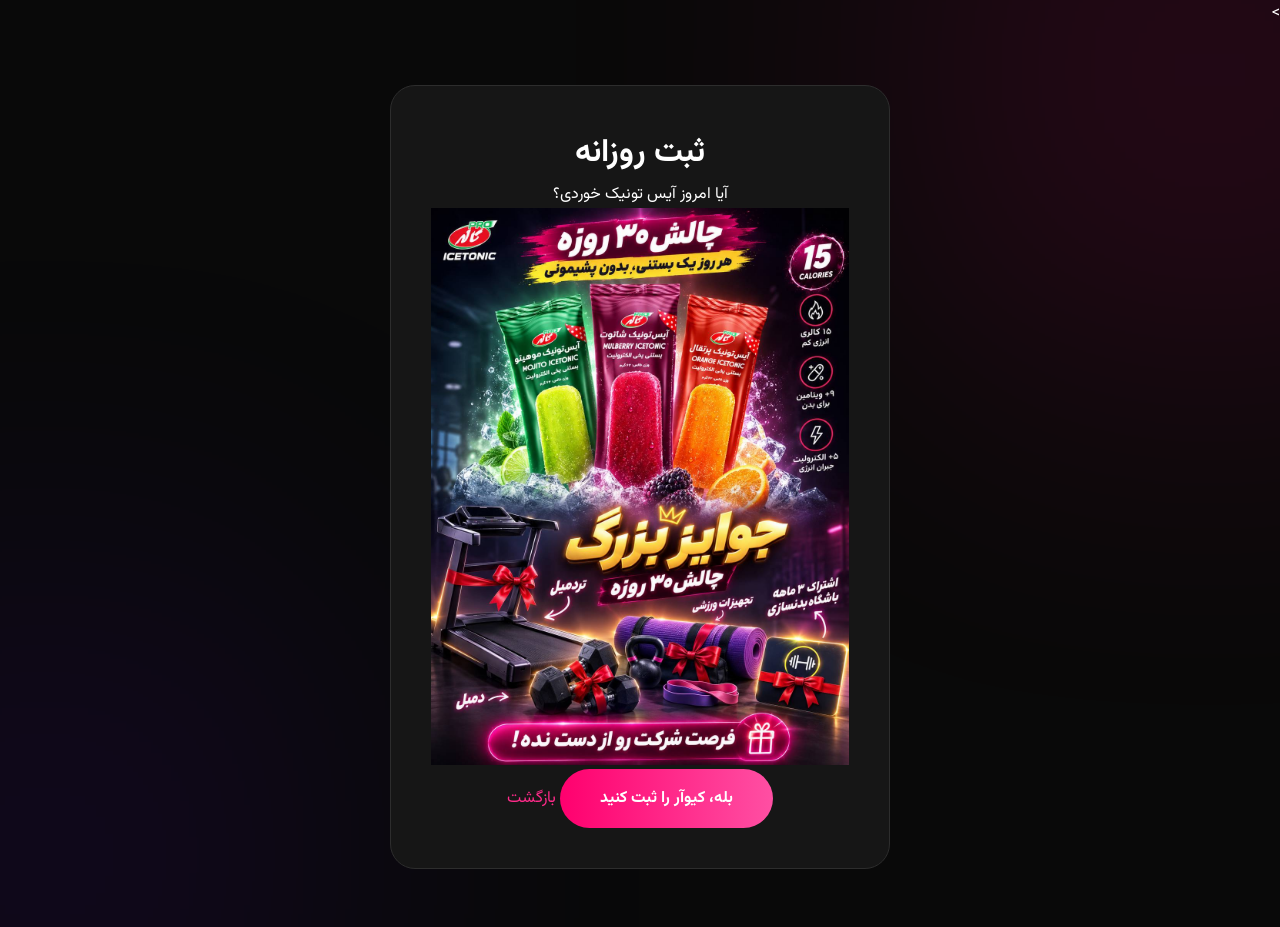
<file: IceTonic/checkin.html>
<!DOCTYPE html>
<html lang="fa" dir="rtl">

<head<link rel="preconnect" href="https://fonts.googleapis.com">

<link href="https://fonts.googleapis.com/css2?family=Vazirmatn:wght@300;400;500;700;900&display=swap" rel="stylesheet">>

<meta charset="UTF-8">

<meta name="viewport" content="width=device-width, initial-scale=1.0">

<title>ثبت روزانه</title>

<link rel="stylesheet" href="css/style.css">

</head>

<body>

<div class="checkin-page">

<div class="check-card">

<h1>ثبت روزانه</h1>

<p>آیا امروز آیس تونیک خوردی؟</p>

<img src="images/iceyy.png" class="mini-ice">

<a href="success.html" class="btn-main">
 بله، کیوآر را ثبت کنید
</a>

<a href="dashboard.html" class="back">
بازگشت
</a>

</div>

</div>

</body>

</html>
</file>
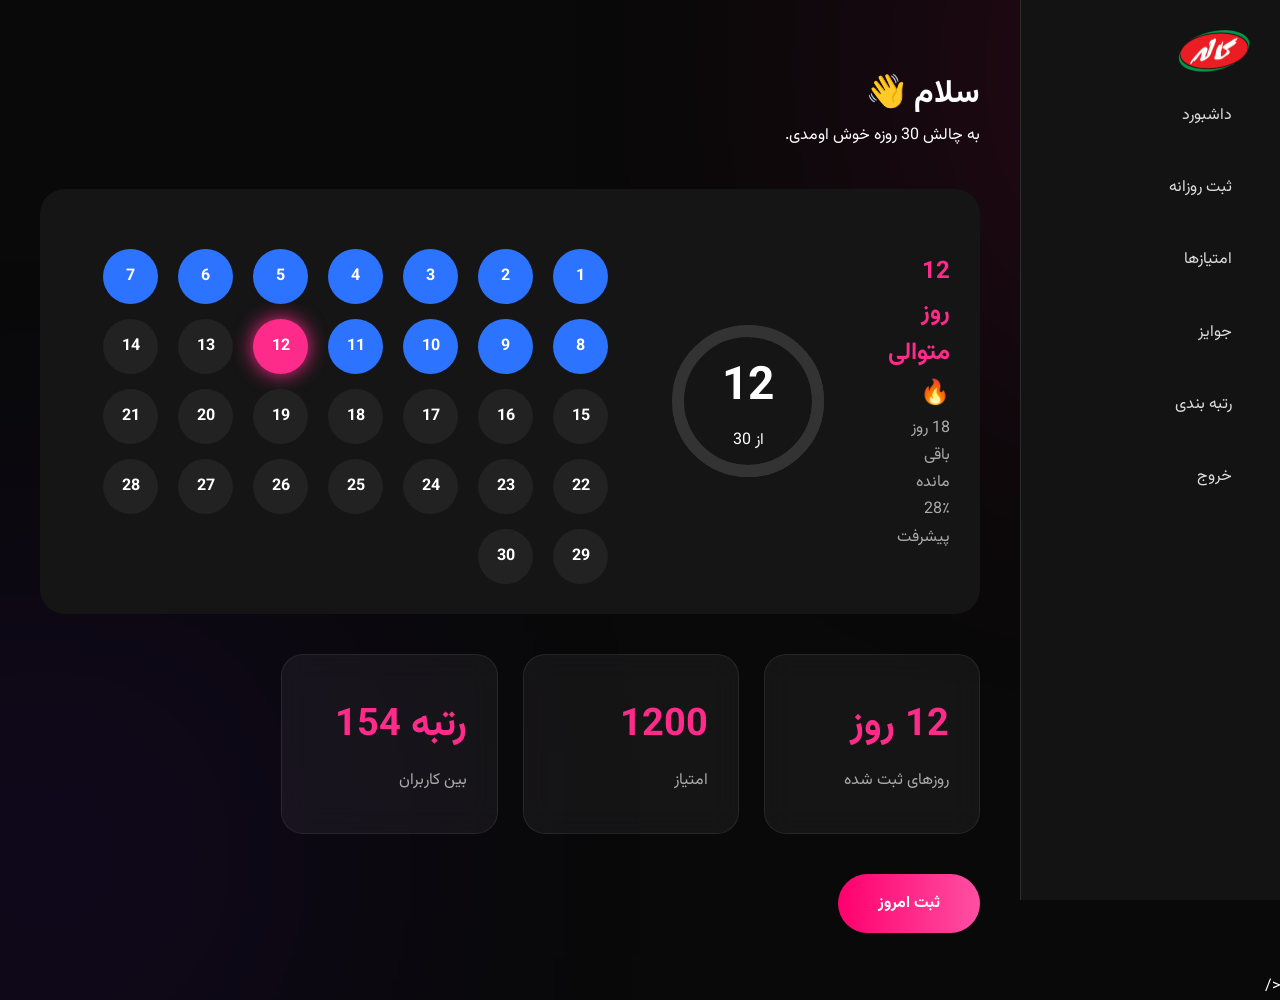
<file: IceTonic/dashboard.html>
<!DOCTYPE html>
<html lang="fa" dir="rtl">

<head<link rel="preconnect" href="https://fonts.googleapis.com">

<link href="https://fonts.googleapis.com/css2?family=Vazirmatn:wght@300;400;500;700;900&display=swap" rel="stylesheet">>

<meta charset="UTF-8">

<meta name="viewport" content="width=device-width, initial-scale=1.0">

<title>داشبورد</title>

<link rel="stylesheet" href="css/style.css">

</head>

<body>

<div class="dashboard">

<div class="sidebar">

<h2><img src="images/logo.png" style="height:42px;"></h2>

<a href="dashboard.html"> داشبورد</a>

<a href="checkin.html"> ثبت روزانه</a>

<a href="points.html"> امتیازها</a>

<a href="prizes.html"> جوایز</a>

<a href="leaderboard.html"> رتبه بندی</a>

<a href="index.html"> خروج</a>

</div>

<div class="content">

<h1>سلام 👋</h1>

<p>به چالش 30 روزه خوش اومدی.</p>
<div class="progress-card">

    <div class="progress-text">

        <h2>12 روز متوالی 🔥</h2>

        <p>18 روز باقی مانده</p>

        <p>28٪ پیشرفت</p>

    </div>

    <div class="circle">

        <svg width="180" height="180">

            <circle cx="90" cy="90" r="70"></circle>

            <circle class="progress" cx="90" cy="90" r="70"></circle>

        </svg>

        <div class="number-circle">

            <h2>12</h2>

            <span>از 30</span>

        </div>

    </div>

    <div class="calendar">

        <div class="day done">1</div>
        <div class="day done">2</div>
        <div class="day done">3</div>
        <div class="day done">4</div>
        <div class="day done">5</div>
        <div class="day done">6</div>
        <div class="day done">7</div>

        <div class="day done">8</div>
        <div class="day done">9</div>
        <div class="day done">10</div>
        <div class="day done">11</div>
        <div class="day today">12</div>
        <div class="day">13</div>
        <div class="day">14</div>

        <div class="day">15</div>
        <div class="day">16</div>
        <div class="day">17</div>
        <div class="day">18</div>
        <div class="day">19</div>
        <div class="day">20</div>
        <div class="day">21</div>

        <div class="day">22</div>
        <div class="day">23</div>
        <div class="day">24</div>
        <div class="day">25</div>
        <div class="day">26</div>
        <div class="day">27</div>
        <div class="day">28</div>

        <div class="day">29</div>
        <div class="day">30</div>

    </div>

    <div class="calendar-title">

    

    </div>

</div>
<div class="cards">

<div class="card">

<h2>12 روز</h2>

<p>روزهای ثبت شده</p>

</div>

<div class="card">

<h2>1200</h2>

<p>امتیاز</p>

</div>

<div class="card">

<h2>رتبه 154</h2>

<p>بین کاربران</p>

</div>

</div>

<a href="checkin.html" class="btn-main">
ثبت امروز
</a>

</div>

</div>

</body>

</
</file>
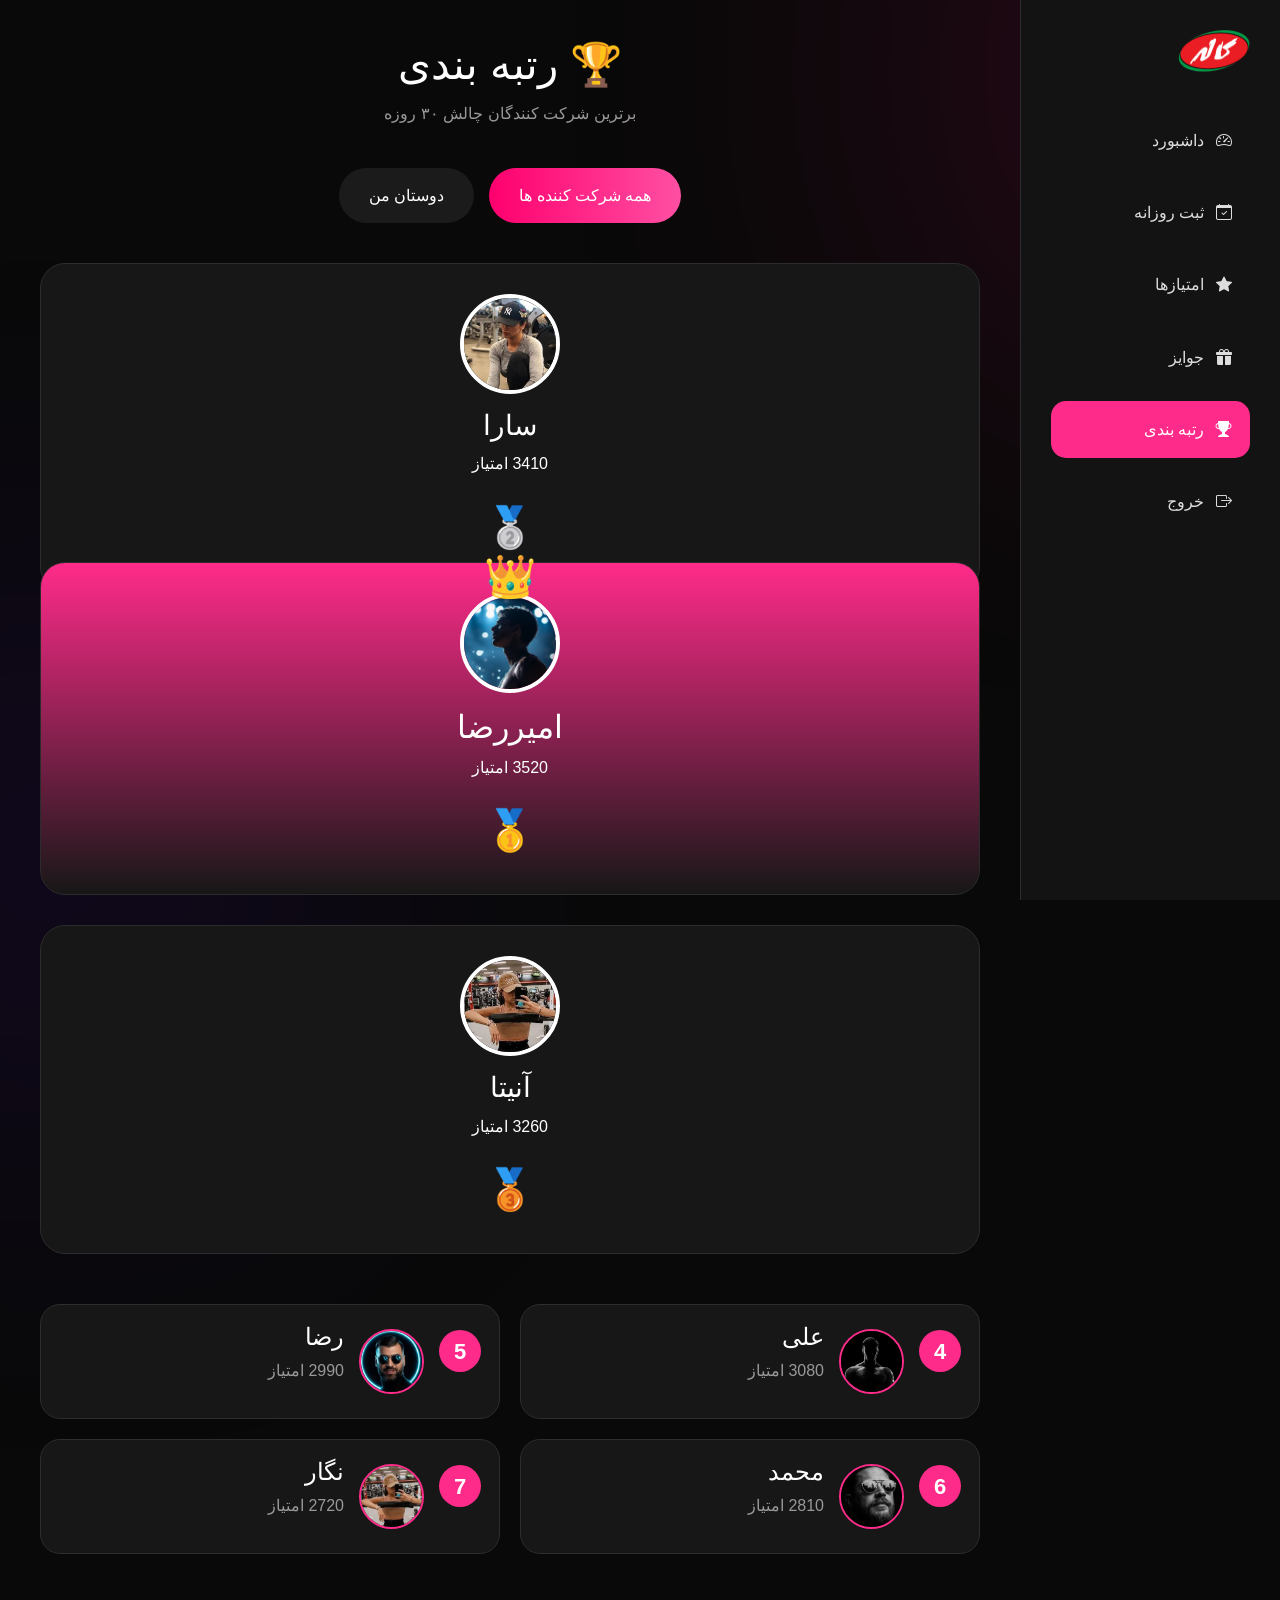
<file: IceTonic/leaderboard.html>
<!DOCTYPE html>
<html lang="fa" dir="rtl">

<head>

<meta charset="UTF-8">
<meta name="viewport" content="width=device-width, initial-scale=1.0">

<title>رتبه بندی</title>

<link href="https://cdn.jsdelivr.net/npm/bootstrap@5.3.3/dist/css/bootstrap.min.css" rel="stylesheet">

<link rel="stylesheet" href="https://cdn.jsdelivr.net/npm/bootstrap-icons@1.11.3/font/bootstrap-icons.min.css">

<link rel="stylesheet" href="css/style.css">

</head>

<body>

<div class="dashboard">

    <aside class="sidebar">

        <h2 class="logo"><img src="images/logo.png" style="height:42px;"></h2>

        <a href="dashboard.html"><i class="bi bi-speedometer2"></i> داشبورد</a>

        <a href="checkin.html"><i class="bi bi-calendar-check"></i> ثبت روزانه</a>

        <a href="points.html"><i class="bi bi-star-fill"></i> امتیازها</a>

        <a href="prizes.html"><i class="bi bi-gift-fill"></i> جوایز</a>

        <a class="active" href="leaderboard.html"><i class="bi bi-trophy-fill"></i> رتبه بندی</a>

        <a href="index.html"><i class="bi bi-box-arrow-right"></i> خروج</a>

    </aside>

    <main class="content">

        <div class="leader-header">

            <h1>🏆 رتبه بندی</h1>

            <p>برترین شرکت کنندگان چالش ۳۰ روزه</p>

        </div>

        <div class="leader-filter">

            <button class="active">همه شرکت کننده ها</button>

            <button>دوستان من</button>

        </div>

        <div class="leader
        <div class="top-three">

    <div class="top-card second">

        <img src="images/7.png">

        <h3>سارا</h3>

        <span>3410 امتیاز</span>

        <div class="medal">🥈</div>

    </div>

    <div class="top-card first">

        <img src="images/5.png">

        <div class="crown">👑</div>

        <h2>امیررضا</h2>

        <span>3520 امتیاز</span>

        <div class="medal">🥇</div>

    </div>

    <div class="top-card third">

        <img src="images/6.png">

        <h3>آنیتا</h3>

        <span>3260 امتیاز</span>

        <div class="medal">🥉</div>

    </div>

</div>

<div class="players">

    <div class="player">

        <span class="number">4</span>

        <img src="images/4.png">

        <div class="player-info">

            <h4>علی</h4>

            <p>3080 امتیاز</p>

        </div>

    </div>

    <div class="player">

        <span class="number">5</span>

        <img src="images/2.png">

        <div class="player-info">

            <h4>رضا</h4>

            <p>2990 امتیاز</p>

        </div>

    </div>

    <div class="player">

        <span class="number">6</span>

        <img src="images/3.png">

        <div class="player-info">

            <h4>محمد</h4>

            <p>2810 امتیاز</p>

        </div>

    </div>

    <div class="player">

        <span class="number">7</span>

        <img src="images/6.png">

        <div class="player-info">

            <h4>نگار</h4>

            <p>2720 امتیاز</p>

        </div>

    </div>

</div>
</file>
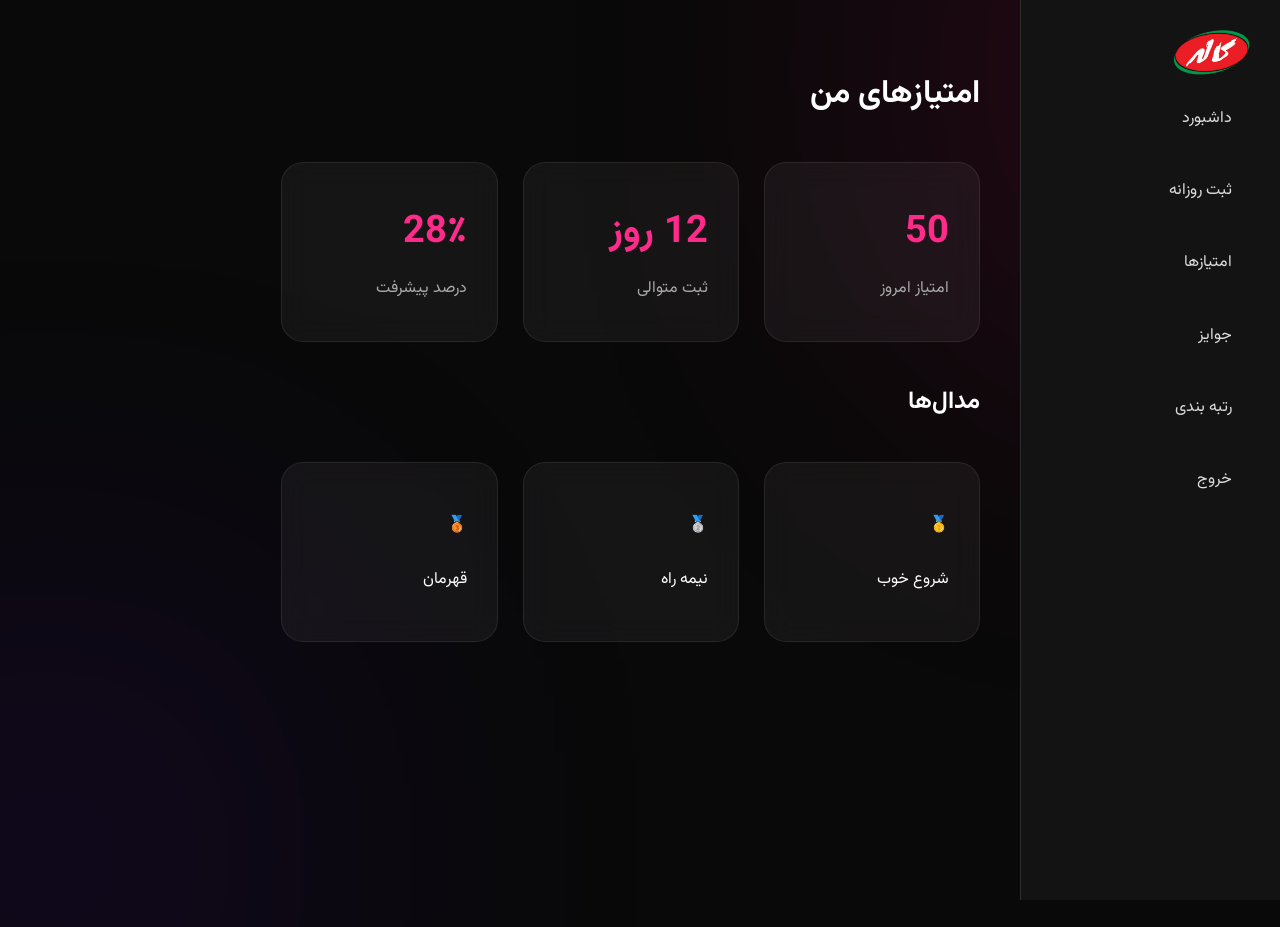
<file: IceTonic/points.html>
<!DOCTYPE html>
<html lang="fa" dir="rtl">

<head<link rel="preconnect" href="https://fonts.googleapis.com">

<link href="https://fonts.googleapis.com/css2?family=Vazirmatn:wght@300;400;500;700;900&display=swap" rel="stylesheet">>

<meta charset="UTF-8">

<meta name="viewport" content="width=device-width, initial-scale=1.0">

<title>امتیازها</title>

<link rel="stylesheet" href="css/style.css">

</head>

<body>

<div class="dashboard">

<div class="sidebar">

<h2><img src="images/logo.png" height="45"></h2>

<a href="dashboard.html"> داشبورد</a>

<a href="checkin.html"> ثبت روزانه</a>

<a href="points.html"> امتیازها</a>

<a href="prizes.html"> جوایز</a>

<a href="leaderboard.html"> رتبه بندی</a>

<a href="index.html"> خروج</a>

</div>

<div class="content">

<h1>امتیازهای من</h1>

<div class="cards">

<div class="card">

<h2>50</h2>

<p>امتیاز امروز</p>

</div>

<div class="card">

<h2>12 روز</h2>

<p>ثبت متوالی</p>

</div>

<div class="card">

<h2>28٪</h2>

<p>درصد پیشرفت</p>

</div>

</div>

<h2 style="margin-top:40px;">مدال‌ها</h2>

<div class="cards">

<div class="card">🥇<br><br>شروع خوب</div>

<div class="card">🥈<br><br>نیمه راه</div>

<div class="card">🥉<br><br>قهرمان</div>

</div>

</div>

</div>

</body>

</html>
</file>
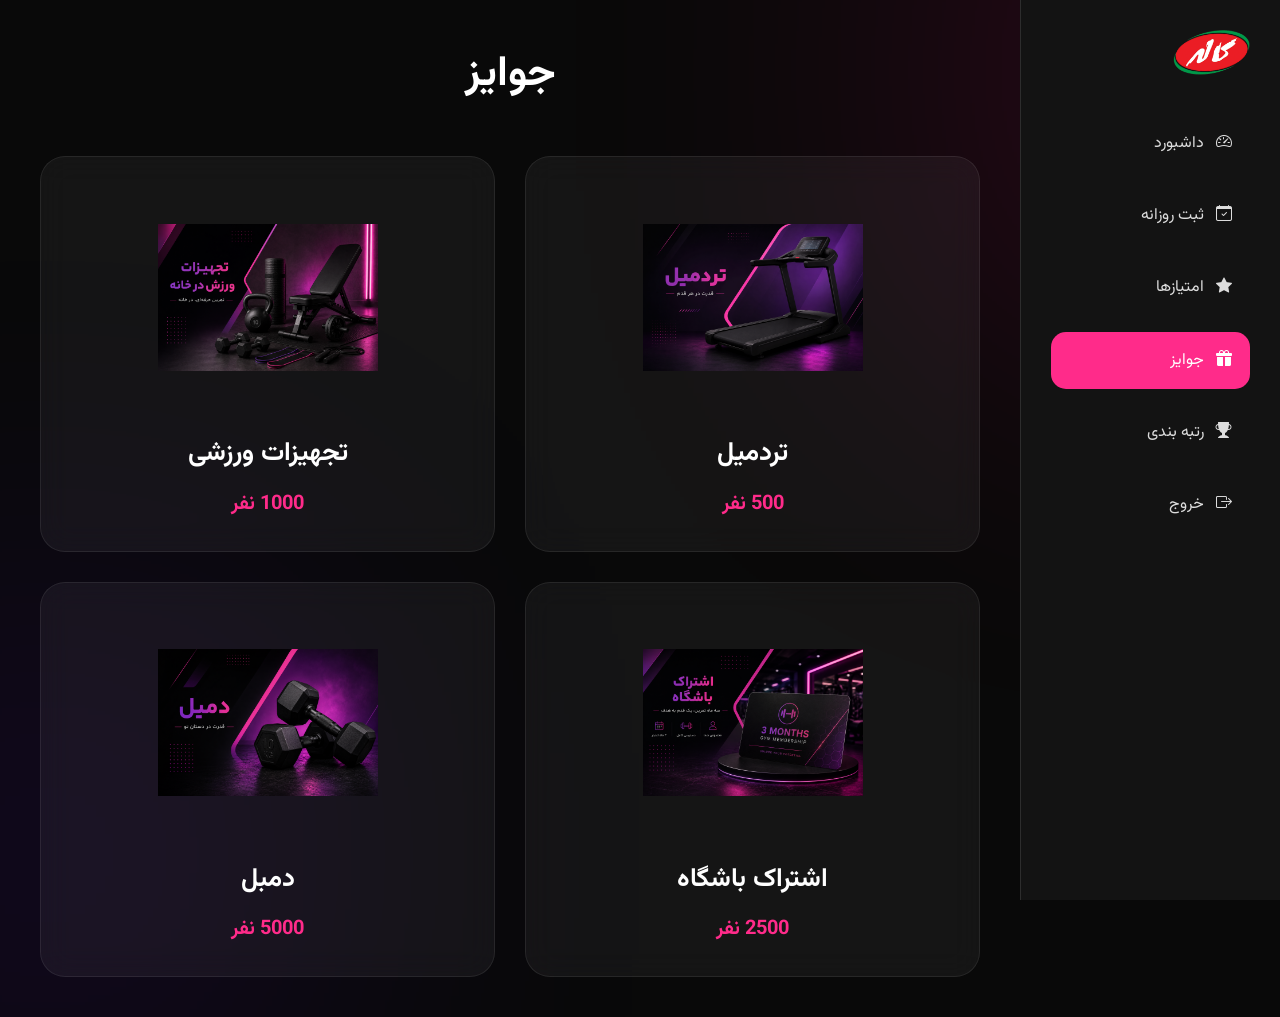
<file: IceTonic/prizes.html>
<!DOCTYPE html>
<html lang="fa" dir="rtl">

<head>
<meta charset="UTF-8">
<meta name="viewport" content="width=device-width, initial-scale=1.0">

<title>جوایز</title>

<link href="https://fonts.googleapis.com/css2?family=Vazirmatn:wght@300;400;500;700;900&display=swap" rel="stylesheet">

<link rel="stylesheet" href="https://cdn.jsdelivr.net/npm/bootstrap-icons@1.11.3/font/bootstrap-icons.min.css">

<link rel="stylesheet" href="css/style.css">
</head>

<body>

<div class="dashboard">

    <aside class="sidebar">

        <h2 class="logo">
            <img src="images/logo.png" height="45">
        </h2>

        <a href="dashboard.html"><i class="bi bi-speedometer2"></i> داشبورد</a>
        <a href="checkin.html"><i class="bi bi-calendar-check"></i> ثبت روزانه</a>
        <a href="points.html"><i class="bi bi-star-fill"></i> امتیازها</a>
        <a class="active" href="prizes.html"><i class="bi bi-gift-fill"></i> جوایز</a>
        <a href="leaderboard.html"><i class="bi bi-trophy-fill"></i> رتبه بندی</a>
        <a href="index.html"><i class="bi bi-box-arrow-right"></i> خروج</a>

    </aside>

    <main class="content">

        <h1 class="page-title"> جوایز</h1>

        <div class="prizes-grid">

            <div class="prize-card">
                <img src="images/tered.png">
                <h3>تردمیل</h3>
                <p>500 نفر</p>
            </div>

            <div class="prize-card">
                <img src="images/tajhi.png">
                <h3>تجهیزات ورزشی</h3>
                <p>1000 نفر</p>
            </div>

            <div class="prize-card">
                <img src="images/eshterak.png">
                <h3>اشتراک باشگاه</h3>
                <p>2500 نفر</p>
            </div>

            <div class="prize-card">
                <img src="images/dambel.png">
                <h3>دمبل</h3>
                <p>5000 نفر</p>
            </div>

        </div>

    </main>

</div>

</body>

</html>
</file>
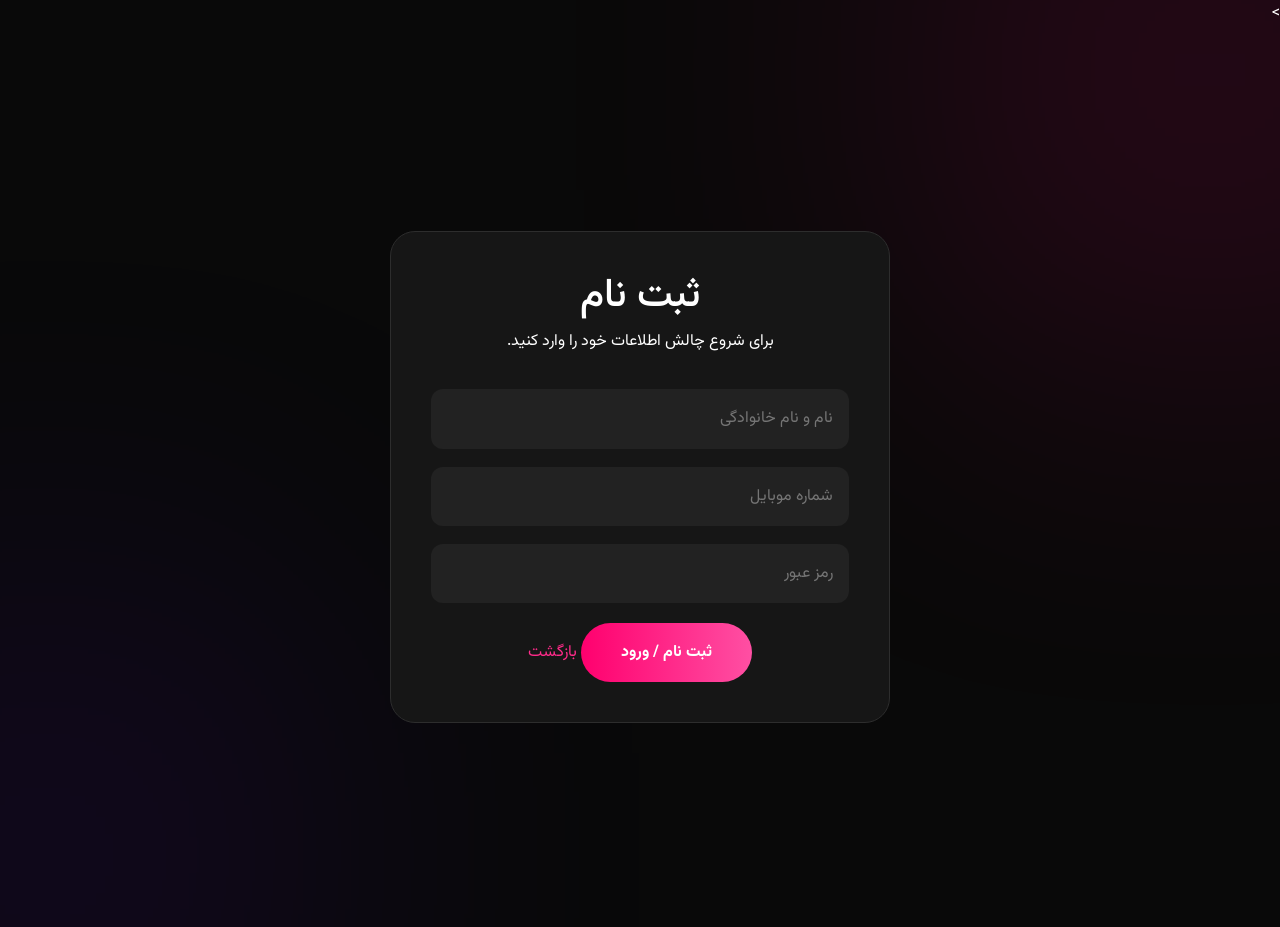
<file: IceTonic/register.html>
<!DOCTYPE html>
<html lang="fa" dir="rtl">

<head<link rel="preconnect" href="https://fonts.googleapis.com">

<link href="https://fonts.googleapis.com/css2?family=Vazirmatn:wght@300;400;500;700;900&display=swap" rel="stylesheet">>
<meta charset="UTF-8">
<meta name="viewport" content="width=device-width, initial-scale=1.0">

<title>ثبت نام</title>

<link href="https://cdn.jsdelivr.net/npm/bootstrap@5.3.3/dist/css/bootstrap.min.css" rel="stylesheet">

<link rel="stylesheet" href="css/style.css">

</head>

<body>

<div class="register-page">

<div class="register-card">

<h1>ثبت نام</h1>

<p>برای شروع چالش اطلاعات خود را وارد کنید.</p>

<input type="text" placeholder="نام و نام خانوادگی">

<input type="text" placeholder="شماره موبایل">

<input type="password" placeholder="رمز عبور">

<a href="dashboard.html" class="btn-main register-btn">
ثبت نام / ورود
</a>


<a href="index.html" class="back">
بازگشت
</a>

</div>

</div>

</body>

</html>
</file>
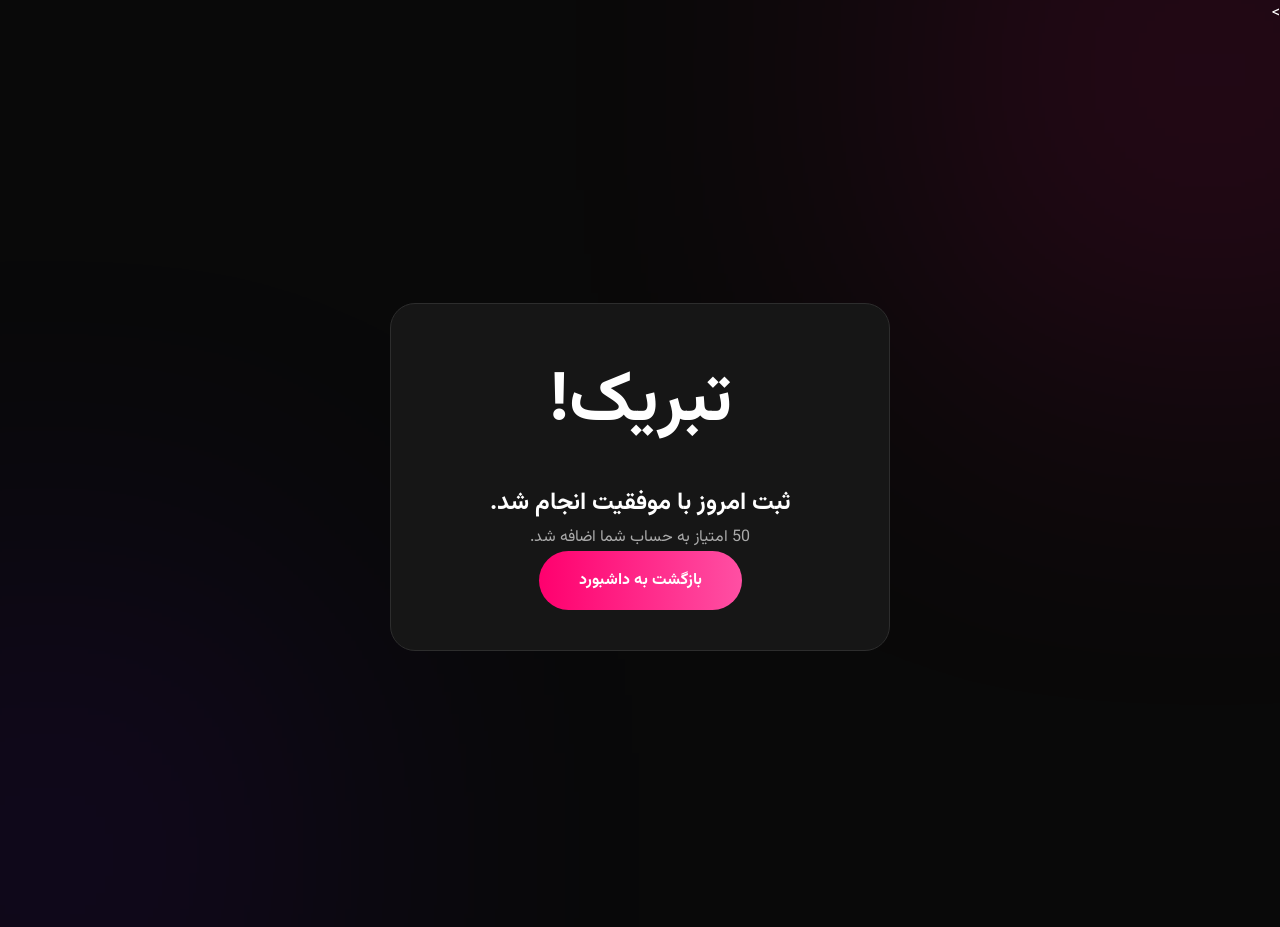
<file: IceTonic/success.html>
<!DOCTYPE html>
<html lang="fa" dir="rtl">

<head<link rel="preconnect" href="https://fonts.googleapis.com">

<link href="https://fonts.googleapis.com/css2?family=Vazirmatn:wght@300;400;500;700;900&display=swap" rel="stylesheet">>

<meta charset="UTF-8">

<meta name="viewport" content="width=device-width, initial-scale=1.0">

<title>تبریک</title>

<link rel="stylesheet" href="css/style.css">

</head>

<body>

<div class="success-page">

<div class="success-card">

<h1> تبریک!</h1>

<h2>ثبت امروز با موفقیت انجام شد.</h2>

<p>

50 امتیاز به حساب شما اضافه شد.

</p>

<a href="dashboard.html" class="btn-main">

بازگشت به داشبورد

</a>

</div>

</div>

</body>

</html>
</file>
<file: IceTonic/css/style.css>
/* ===========================
   RESET
=========================== */

*{
    margin:0;
    padding:0;
    box-sizing:border-box;
}

html{
    scroll-behavior:smooth;
}

body{
    font-family:'Vazirmatn',Tahoma,sans-serif;
    background:#090909;
    color:#fff;
    overflow-x:hidden;
    line-height:1.7;
}

a{
    text-decoration:none;
    color:inherit;
}

img{
    max-width:100%;
    display:block;
}

.container{
    width:90%;
    max-width:1400px;
    margin:auto;
}

/* ===========================
   BACKGROUND
=========================== */

body::before{
    content:"";
    position:fixed;
    top:-180px;
    right:-180px;
    width:500px;
    height:500px;
    background:#ff0080;
    filter:blur(180px);
    opacity:.18;
    z-index:-2;
}

body::after{
    content:"";
    position:fixed;
    bottom:-180px;
    left:-180px;
    width:450px;
    height:450px;
    background:#6d00ff;
    filter:blur(180px);
    opacity:.15;
    z-index:-2;
}

/* ===========================
   HEADER
=========================== */

.header{
    height:90px;
    display:flex;
    justify-content:space-between;
    align-items:center;
}

.logo{
    font-size:32px;
    font-weight:800;
    color:#ff2b8a;
}

nav{
    display:flex;
    gap:30px;
}

nav a{
    transition:.3s;
}

nav a:hover,
nav .active{
    color:#ff2b8a;
}

.login{
    background:#1d1d1d;
    color:white;
    border:none;
    padding:12px 30px;
    border-radius:40px;
    cursor:pointer;
}

/* ===========================
   BUTTON
=========================== */

.btn-main{
    display:inline-block;
    padding:16px 40px;
    border-radius:50px;
    background:linear-gradient(90deg,#ff006e,#ff4fa3);
    color:#fff;
    font-weight:700;
    transition:.3s;
}

.btn-main:hover{
    transform:translateY(-4px);
    box-shadow:0 0 30px rgba(255,0,128,.4);
}

/* ===========================
   HERO
=========================== */

.hero{
    min-height:85vh;
    display:grid;
    grid-template-columns:1fr 1fr;
    align-items:center;
    gap:60px;
}

.left h1{
    font-size:72px;
    line-height:85px;
    margin-bottom:20px;
}

.left span{
    color:#ff2b8a;
}

.left p{
    color:#bdbdbd;
    font-size:20px;
    margin-bottom:35px;
}

.right{
    display:flex;
    justify-content:center;
    align-items:flex-start;
}

.right img{
    width:550px;
    margin-top:-500px;
    animation:float 4s ease-in-out infinite;
    filter:drop-shadow(0 0 35px #ff2b8a);
}

@keyframes float{

0%{transform:translateY(0);}
50%{transform:translateY(-15px);}
100%{transform:translateY(0);}

}
/* ===========================
   TIMER
=========================== */

.timer{
    display:flex;
    gap:20px;
    margin-top:40px;
}

.timer div{
    width:95px;
    height:95px;
    background:#151515;
    border:1px solid #2d2d2d;
    border-radius:18px;
    display:flex;
    flex-direction:column;
    justify-content:center;
    align-items:center;
}

.timer h2{
    font-size:34px;
}

.timer p{
    color:#999;
    margin-top:8px;
}

/* ===========================
   STEPS
=========================== */

.steps{
    margin:100px 0;
}

.steps h2{
    text-align:center;
    margin-bottom:40px;
    font-size:38px;
}

.step-box{
    display:grid;
    grid-template-columns:repeat(4,1fr);
    gap:25px;
}

.step{
    background:#151515;
    border:1px solid #2b2b2b;
    border-radius:20px;
    padding:30px;
    text-align:center;
    transition:.3s;
}

.step:hover{
    transform:translateY(-10px);
    border-color:#ff2b8a;
    box-shadow:0 0 25px rgba(255,43,138,.35);
}

.number{
    width:60px;
    height:60px;
    border-radius:50%;
    background:#ff2b8a;
    display:flex;
    justify-content:center;
    align-items:center;
    margin:0 auto 20px;
    font-size:22px;
    font-weight:bold;
}

.step h3{
    margin-bottom:12px;
}

.step p{
    color:#9d9d9d;
}

/* ===========================
   FEATURES
=========================== */

.features{
    display:grid;
    grid-template-columns:repeat(4,1fr);
    gap:25px;
    margin:100px 0;
}

.feature{
    background:#151515;
    border:1px solid #2b2b2b;
    border-radius:22px;
    padding:30px;
    text-align:center;
    transition:.3s;
}

.feature:hover{
    transform:translateY(-10px);
    border-color:#ff2b8a;
    box-shadow:0 0 25px rgba(255,43,138,.3);
}

.feature i{
    font-size:42px;
    color:#ff2b8a;
    margin-bottom:20px;
}

.feature h4{
    margin-bottom:10px;
    font-size:22px;
}

.feature p{
    color:#999;
}

/* ===========================
   LOGIN / REGISTER
=========================== */

.register-page,
.checkin-page,
.success-page{
    min-height:100vh;
    display:flex;
    justify-content:center;
    align-items:center;
}

.register-card,
.check-card,
.success-card{
    width:500px;
    background:#161616;
    border:1px solid #2d2d2d;
    border-radius:25px;
    padding:40px;
    text-align:center;
}

.register-card input{
    width:100%;
    padding:16px;
    margin-top:18px;
    border:none;
    border-radius:12px;
    background:#222;
    color:white;
    outline:none;
}

.register-btn{
    margin-top:20px;
}

.back{
    display:inline-block;
    margin-top:20px;
    color:#ff2b8a;
}

.success-card h1{
    font-size:70px;
    margin-bottom:20px;
}

.success-card p{
    color:#aaa;
}
/* ===========================
   DASHBOARD
=========================== */

.dashboard{
    display:flex;
    min-height:100vh;
}

.sidebar{
    position:fixed;
    top:0;
    right:0;
    width:260px;
    height:100vh;
    background:#131313;
    border-left:1px solid #2d2d2d;
    padding:30px;
    display:flex;
    flex-direction:column;
    gap:15px;
    overflow-y:auto;
    z-index:1000;
}

.sidebar .logo{
    margin-bottom:25px;
    text-align:center;
}

.sidebar a{
    padding:15px 18px;
    border-radius:15px;
    transition:.3s;
    color:#ddd;
    display:flex;
    align-items:center;
    gap:12px;
}

.sidebar a:hover,
.sidebar a.active{
    background:#ff2b8a;
    color:#fff;
}

.content{
    margin-right:260px;
    width:calc(100% - 260px);
    padding:40px;
}

/* ===========================
   DASHBOARD CARDS
=========================== */

.cards{
    display:grid;
    grid-template-columns:repeat(4,1fr);
    gap:25px;
    margin:40px 0;
}

.card{
    background:rgba(255,255,255,.05);
    backdrop-filter:blur(15px);
    border:1px solid rgba(255,255,255,.08);
    border-radius:22px;
    padding:30px;
    transition:.3s;
    min-height:180px;
    display:flex;
    flex-direction:column;
    justify-content:center;
    overflow:hidden;
}

.card:hover{
    transform:translateY(-10px);
    border-color:#ff2b8a;
    box-shadow:0 0 30px rgba(255,43,138,.3);
}

.card h2{
    font-size:38px;
    color:#ff2b8a;
    margin-bottom:10px;
    word-break:break-word;
}

.card p{
    color:#aaa;
    font-size:16px;
    line-height:1.6;
    word-break:break-word;
}

/* ===========================
   PROGRESS
=========================== */

.progress-card{
    display:flex;
    align-items:center;
    gap:50px;
    background:#151515;
    border-radius:25px;
    padding:30px;
    margin:40px 0;
}

.circle{
    position:relative;
    width:180px;
    height:180px;
}

.circle svg{
    transform:rotate(-90deg);
}

.circle circle{
    fill:none;
    stroke:#333;
    stroke-width:12;
}

.progress{
    stroke:#ff2b8a;
    stroke-linecap:round;
    stroke-dasharray:440;
    stroke-dashoffset:130;
}

.number-circle{
    position:absolute;
    inset:0;
    display:flex;
    flex-direction:column;
    justify-content:center;
    align-items:center;
}

.number-circle h2{
    font-size:46px;
}

.progress-text h2{
    color:#ff2b8a;
}

.progress-text p{
    color:#aaa;
}

/* ===========================
   CALENDAR
=========================== */

.calendar{
    display:grid;
    grid-template-columns:repeat(7,60px);
    gap:15px;
    margin-top:30px;
}

.day{
    width:55px;
    height:55px;
    border-radius:50%;
    background:#222;
    display:flex;
    justify-content:center;
    align-items:center;
    font-weight:bold;
}

.done{
    background:#2c73ff;
}

.today{
    background:#ff2b8a;
    box-shadow:0 0 20px #ff2b8a;
}
/* ===========================
   LEADERBOARD
=========================== */

.leader-header{
    text-align:center;
    margin-bottom:40px;
}

.leader-header h1{
    font-size:42px;
}

.leader-header p{
    color:#999;
    margin-top:10px;
}

.leader-filter{
    display:flex;
    justify-content:center;
    gap:15px;
    margin-bottom:40px;
}

.leader-filter button{
    background:#1b1b1b;
    color:#fff;
    border:none;
    padding:14px 30px;
    border-radius:40px;
    cursor:pointer;
    transition:.3s;
}

.leader-filter button:hover,
.leader-filter .active{
    background:linear-gradient(90deg,#ff006e,#ff4fa3);
}

.top-three{
    display:grid;
    grid-template-columns:1fr 1.2fr 1fr;
    gap:25px;
    align-items:end;
    max-width:1000px;
    margin:60px auto;
}

.top-card{
    background:#171717;
    border:1px solid #2c2c2c;
    border-radius:25px;
    padding:30px;
    text-align:center;
    transition:.3s;
    position:relative;
}

.top-card:hover{
    transform:translateY(-10px);
    box-shadow:0 0 30px rgba(255,43,138,.3);
}

.first{
    transform:translateY(-30px);
    background:linear-gradient(180deg,#ff2b8a,#171717);
}

.first:hover{
    transform:translateY(-40px);
}

.top-card img{
    width:100px;
    height:100px;
    border-radius:50%;
    object-fit:cover;
    margin:0 auto 15px;
    border:4px solid #fff;
}

.crown{
    position:absolute;
    top:-22px;
    left:50%;
    transform:translateX(-50%);
    font-size:42px;
}

.medal{
    font-size:40px;
    margin-top:15px;
}

.players{
    display:grid;
    grid-template-columns:repeat(2,1fr);
    gap:20px;
    max-width:1000px;
    margin:50px auto;
}

.player{
    display:flex;
    align-items:center;
    background:#171717;
    border:1px solid #2d2d2d;
    border-radius:20px;
    padding:18px;
    transition:.3s;
}

.player:hover{
    transform:translateY(-6px);
    border-color:#ff2b8a;
    box-shadow:0 0 20px rgba(255,43,138,.25);
}

.player img{
    width:65px;
    height:65px;
    border-radius:50%;
    object-fit:cover;
    margin:0 15px;
    border:2px solid #ff2b8a;
}

.player-info{
    flex:1;
}

.player-info h4{
    margin-bottom:5px;
}

.player-info p{
    color:#999;
}

.player .number{
    width:42px;
    height:42px;
    border-radius:50%;
    background:#ff2b8a;
    display:flex;
    justify-content:center;
    align-items:center;
    color:#fff;
    font-weight:bold;
}

.hero,
.card,
.step,
.feature,
.player,
.top-card{
    animation:fade .8s ease;
}

@keyframes fade{
    from{
        opacity:0;
        transform:translateY(20px);
    }
    to{
        opacity:1;
        transform:translateY(0);
    }
}

@media(max-width:1100px){

.cards{
    grid-template-columns:repeat(2,1fr);
}

.features{
    grid-template-columns:repeat(2,1fr);
}

.step-box{
    grid-template-columns:repeat(2,1fr);
}

.players{
    grid-template-columns:1fr;
}

.top-three{
    grid-template-columns:1fr;
}

.first{
    transform:none;
}

.content{
    margin-right:0;
    width:100%;
}

.sidebar{
    position:relative;
    width:100%;
    height:auto;
}

.dashboard{
    flex-direction:column;
}

}

@media(max-width:768px){

.hero{
    grid-template-columns:1fr;
    text-align:center;
}

.left,
.right{
    width:100%;
}

.left h1{
    font-size:48px;
    line-height:60px;
}

.timer{
    justify-content:center;
    flex-wrap:wrap;
}

.features,
.cards,
.step-box{
    grid-template-columns:1fr;
}

.calendar{
    grid-template-columns:repeat(4,60px);
}

}
/* ===========================
   PRIZES
=========================== */

.page-title{
    text-align:center;
    font-size:42px;
    margin-bottom:45px;
}

.prizes-grid{
    display:grid;
    grid-template-columns:repeat(2,1fr);
    gap:30px;
    max-width:1000px;
    margin:auto;
}

.prize-card{
    background:rgba(255,255,255,.05);
    backdrop-filter:blur(15px);
    border:1px solid rgba(255,255,255,.08);
    border-radius:25px;
    padding:30px;
    text-align:center;
    transition:.35s;
}

.prize-card:hover{
    transform:translateY(-10px);
    border-color:#ff2b8a;
    box-shadow:0 0 30px rgba(255,43,138,.3);
}

.prize-card img{
    width:220px;
    height:220px;
    object-fit:contain;
    margin:0 auto 25px;
}

.prize-card h3{
    font-size:26px;
    margin-bottom:10px;
}

.prize-card p{
    color:#ff2b8a;
    font-size:20px;
    font-weight:bold;
}

@media(max-width:768px){

.prizes-grid{
    grid-template-columns:1fr;
}

.prize-card img{
    width:170px;
    height:170px;
}

}
</file>
